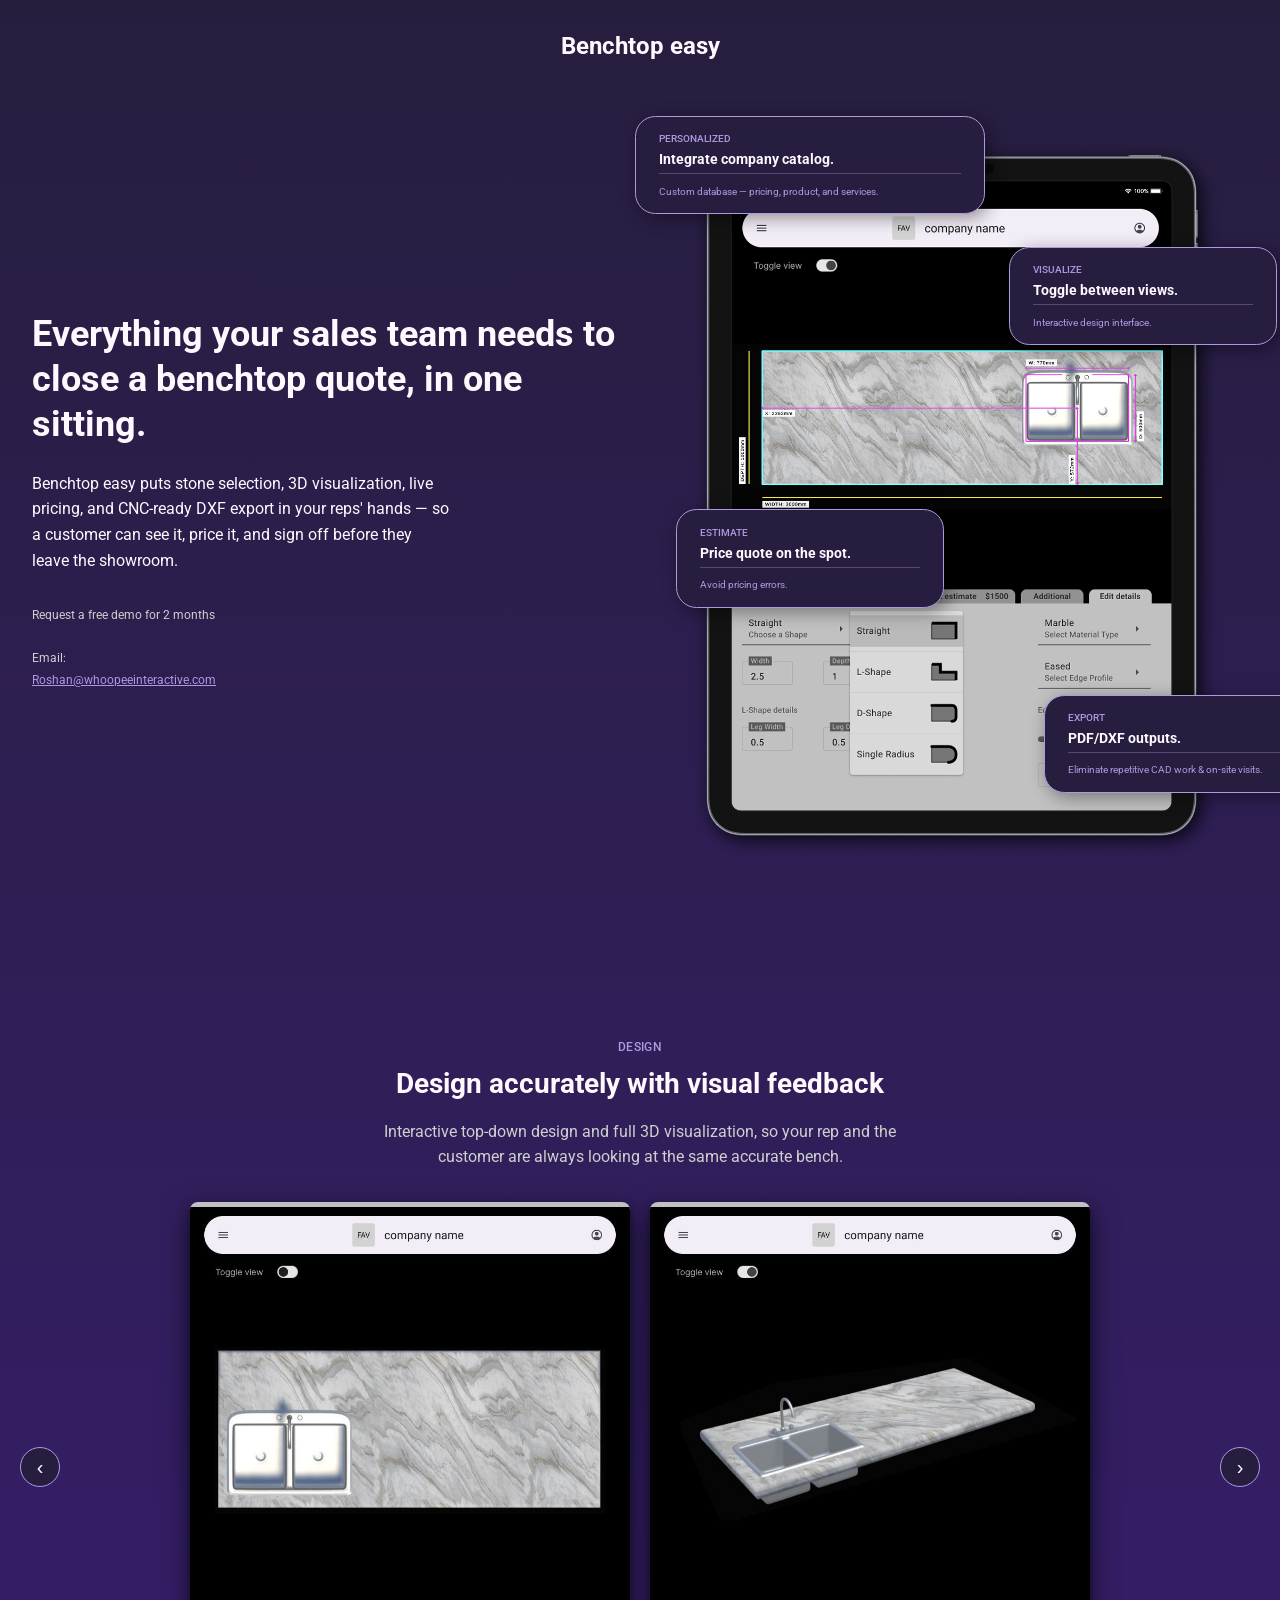
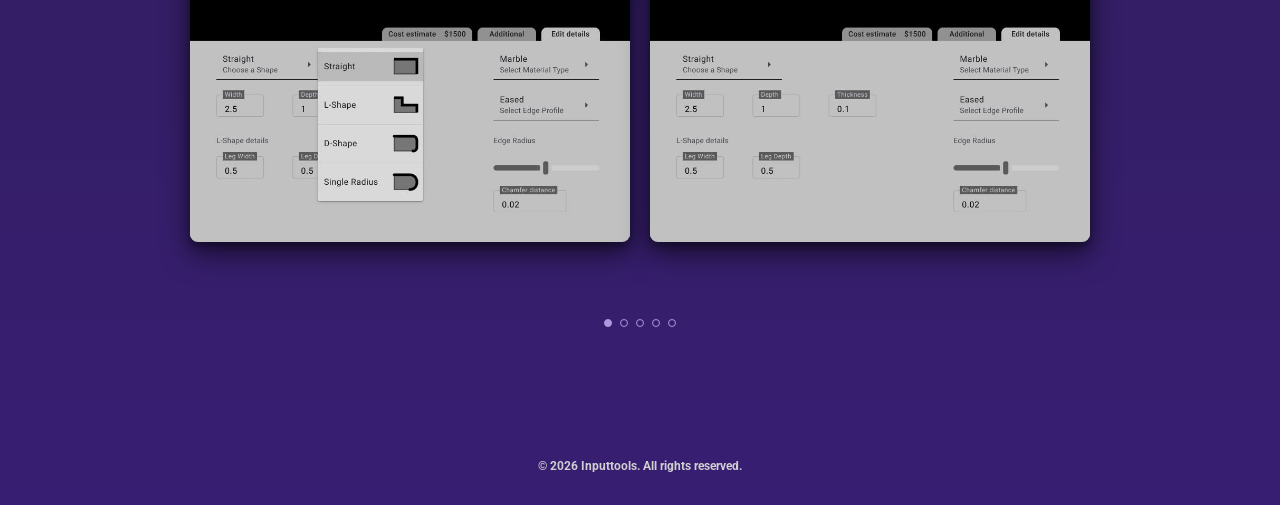
<file: index.html>
<!DOCTYPE html>
<html lang="en">

<head>
    <meta charset="UTF-8">
    <meta name="viewport" content="width=device-width, initial-scale=1.0">
    <title>Benchtop easy — Visualize, Quote, Manufacture Benchtops</title>
    <meta name="description"
        content="Benchtop easy lets customers visualize, price, and approve custom benchtops instantly.">
    <meta property="og:type" content="website">
    <meta property="og:title" content="Benchtop easy">
    <meta property="og:description" content="Visualize, Quote, Manufacture Benchtops">
    <meta property="og:image" content="images/og-image.png">
    <meta name="twitter:card" content="summary_large_image">
    <meta name="twitter:title" content="Benchtop easy">
    <meta name="twitter:description" content="Visualize, Quote, Manufacture Benchtops">
    <link rel="icon" href="images/favicon.png" type="image/png">
    <link rel="preconnect" href="https://fonts.googleapis.com">
    <link rel="preconnect" href="https://fonts.gstatic.com" crossorigin>
    <link href="https://fonts.googleapis.com/css2?family=Roboto:wght@400;500;700&display=swap" rel="stylesheet">
    <link rel="stylesheet" href="css/style.css">
    <link rel="stylesheet" href="css/features.css">
</head>

<body>
    <header class="site-header">
        <div class="wrap">
            <span class="logo">Benchtop easy</span>
        </div>
    </header>
    <main>
        <section class="hero">
            <div class="wrap hero-grid">
                <div class="hero-copy">
                    <h1>Everything your sales team needs to close a benchtop quote, in one sitting.</h1>
                    <p class="hero-lead">
                        Benchtop easy puts stone selection, 3D visualization, live pricing, and CNC-ready DXF export in
                        your reps' hands — so a customer can see it, price it, and sign off before they leave the
                        showroom.
                    </p>
                    <div class="hero-cta">
                        <p>Request a free demo for 2 months</p>
                        <br>
                        <p>Email:</p>
                        <p><a href="mailto:Roshan@whoopeeinteractive.com">Roshan@whoopeeinteractive.com</a></p>
                    </div>
                </div>
                <div class="hero-visual">
                    <div class="device-wrap">
                        <img src="images/ipad.png" alt="Benchtop easy design interface, top-down view"
                            class="device-screen">

                        <div class="feature-card card-1">
                            <p class="eyebrow">Personalized</p>
                            <p class="card-title">Integrate company catalog.</p>
                            <p class="card-sub">Custom database &mdash; pricing, product, and services.</p>
                        </div>
                        <div class="feature-card card-2">
                            <p class="eyebrow">Visualize</p>
                            <p class="card-title">Toggle between views.</p>
                            <p class="card-sub">Interactive design interface.</p>
                        </div>
                        <div class="feature-card card-3">
                            <p class="eyebrow">Estimate</p>
                            <p class="card-title">Price quote on the spot.</p>
                            <p class="card-sub">Avoid pricing errors.</p>
                        </div>
                        <div class="feature-card card-4">
                            <p class="eyebrow">Export</p>
                            <p class="card-title">PDF/DXF outputs.</p>
                            <p class="card-sub">Eliminate repetitive CAD work & on-site visits.</p>
                        </div>
                    </div>
                </div>
            </div>
        </section>

        <section class="features">
            <div class="wrap">
                <div class="feature-carousel">
                    <button class="carousel-arrow prev" type="button" aria-label="Previous feature">&#8249;</button>

                    <div class="carousel-viewport">
                        <div class="carousel-track">

                            <div class="feature-slide">
                                <p class="eyebrow">Design</p>
                                <h2>Design accurately with visual feedback</h2>
                                <p class="feature-desc">Interactive top-down design and full 3D visualization, so your
                                    rep and the customer are always looking at the same accurate bench.</p>
                                <div class="feature-media">
                                    <img src="images/features/design-topdown.png" alt="Top-down benchtop design view">
                                    <img src="images/features/design-3d.png" alt="3D benchtop visualization">
                                </div>
                            </div>

                            <div class="feature-slide">
                                <p class="eyebrow">Personalized Catalog</p>
                                <h2>Custom materials and features, tailored to your company</h2>
                                <p class="feature-desc">Stone types, edge profiles, and shapes — all pulled from your
                                    own catalog, not a generic list.</p>
                                <div class="feature-media">
                                    <img src="images/features/shape-selector.png" alt="Bench shape selector">
                                    <img src="images/features/edge-profile-selector.png" alt="Edge profile selector">
                                    <img src="images/features/materials-selector.png"
                                        alt="Material type selector — marble, stone, MDB">
                                </div>
                            </div>

                            <div class="feature-slide">
                                <p class="eyebrow">Estimate</p>
                                <h2>Costing on the spot</h2>
                                <p class="feature-desc">A live, itemized price quote generates as your rep builds the
                                    bench — material, edge profile, cutouts, delivery — so nothing gets missed and the
                                    customer can sign off before they leave.</p>
                                <div class="feature-media feature-media--large">
                                    <img src="images/features/costing-estimate.png"
                                        alt="Cost estimate breakdown with itemized pricing">
                                </div>
                            </div>

                            <div class="feature-slide">
                                <p class="eyebrow">Export PDF</p>
                                <h2>Instant quote exported in one click</h2>
                                <p class="feature-desc">A full cut sheet with dimensions, edge details, cutouts, and
                                    cost breakdown — ready to hand to the fabricator or the customer.</p>
                                <div class="feature-media">
                                    <img src="images/features/quote-01.png"
                                        alt="Benchtop cut sheet PDF with dimensions and cost breakdown">
                                    <img src="images/features/quote-02.png"
                                        alt="Benchtop cut sheet PDF with dimensions and cost breakdown">
                                </div>
                            </div>

                            <div class="feature-slide">
                                <p class="eyebrow">Export DXF</p>
                                <h2>Download DXF files ready for CNC machines</h2>
                                <p class="feature-desc">Send the finished design straight to the CNC — no CAD rework, no
                                    manual redrawing.</p>
                                <div class="feature-media">
                                    <img src="images/features/dxf-export.png" alt="Export to DXF menu option">
                                </div>
                            </div>





                        </div>
                    </div>

                    <button class="carousel-arrow next" type="button" aria-label="Next feature">&#8250;</button>

                    <div class="carousel-dots">
                        <button class="carousel-dot" type="button" aria-label="Go to slide 1"></button>
                        <button class="carousel-dot" type="button" aria-label="Go to slide 2"></button>
                        <button class="carousel-dot" type="button" aria-label="Go to slide 3"></button>
                        <button class="carousel-dot" type="button" aria-label="Go to slide 4"></button>
                        <button class="carousel-dot" type="button" aria-label="Go to slide 5"></button>
                    </div>
                </div>
            </div>
        </section>

    </main>
    <footer class="site-footer">
        <div class="wrap">
            <span>&copy; 2026 Inputtools. All rights reserved.</span>
        </div>
    </footer>

    <script src="js/features-carousel.js" defer></script>
</body>

</html>
</file>
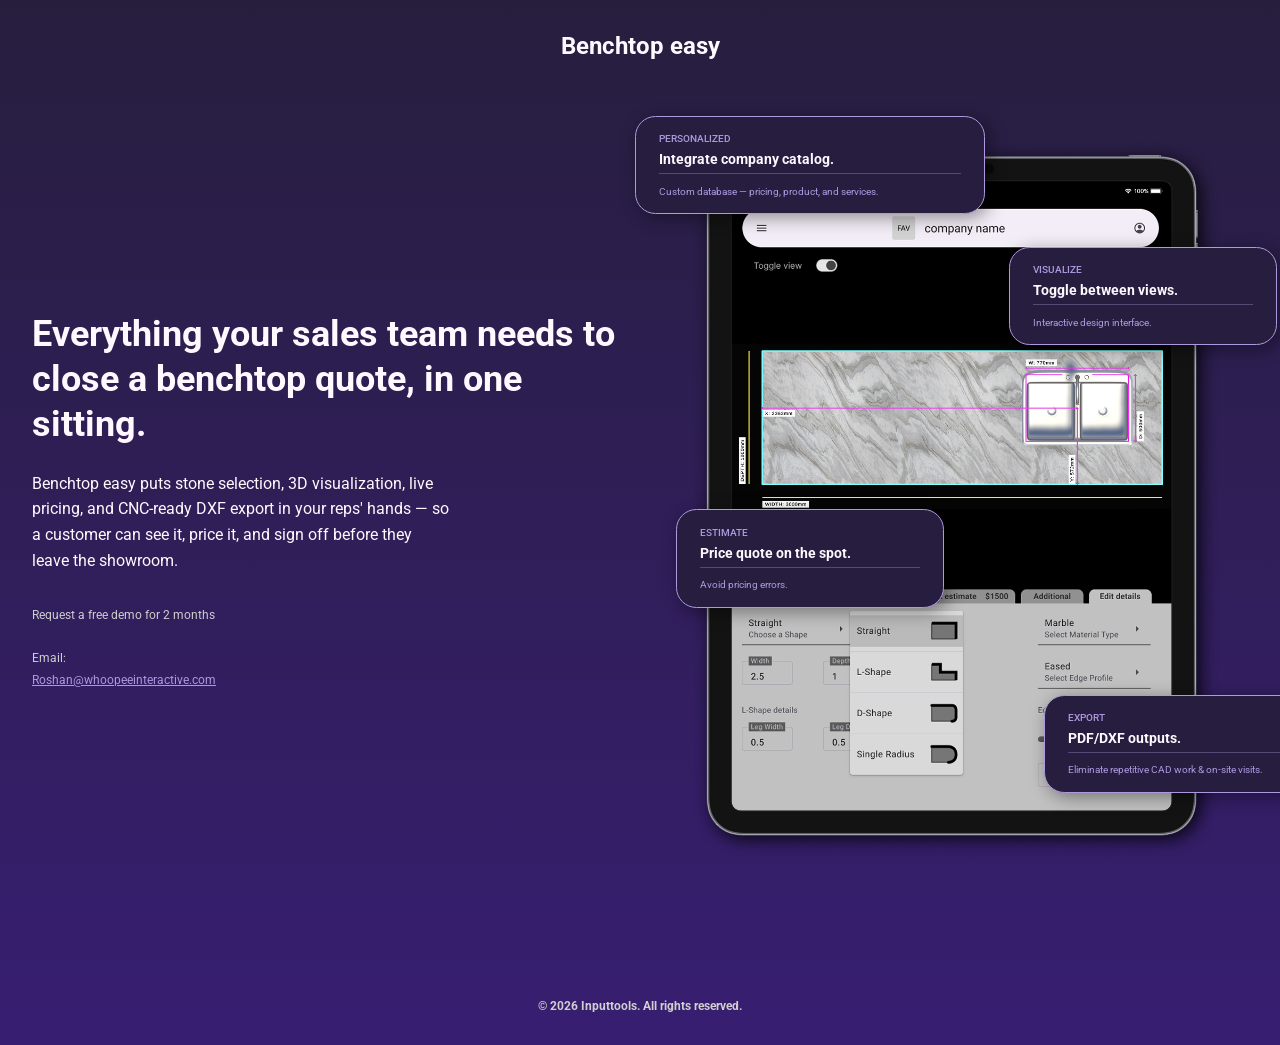
<file: site/index.html>
<!DOCTYPE html>
<html lang="en">
<head>
    <meta charset="UTF-8">
    <meta name="viewport" content="width=device-width, initial-scale=1.0">
    <title>Benchtop easy — Visualize, Quote, Manufacture Benchtops</title>
    <meta name="description" content="Benchtop easy lets customers visualize, price, and approve custom benchtops instantly.">
    <meta property="og:type" content="website">
    <meta property="og:title" content="Benchtop easy">
    <meta property="og:description" content="Visualize, Quote, Manufacture Benchtops">
    <meta property="og:image" content="images/og-image.png">
    <meta name="twitter:card" content="summary_large_image">
    <meta name="twitter:title" content="Benchtop easy">
    <meta name="twitter:description" content="Visualize, Quote, Manufacture Benchtops">
    <link rel="icon" href="images/favicon.png" type="image/png">
    <link rel="preconnect" href="https://fonts.googleapis.com">
    <link rel="preconnect" href="https://fonts.gstatic.com" crossorigin>
    <link href="https://fonts.googleapis.com/css2?family=Roboto:wght@400;500;700&display=swap" rel="stylesheet">
    <link rel="stylesheet" href="css/style.css">
</head>
<body>
    <header class="site-header">
        <div class="wrap">
            <span class="logo">Benchtop easy</span>
        </div>
    </header>
    <main>
        <section class="hero">
            <div class="wrap hero-grid">
                <div class="hero-copy">
                    <h1>Everything your sales team needs to close a benchtop quote, in one sitting.</h1>
                    <p class="hero-lead">
                        Benchtop easy puts stone selection, 3D visualization, live pricing, and CNC-ready DXF export in your reps' hands — so a customer can see it, price it, and sign off before they leave the showroom.
                    </p>
                    <div class="hero-cta">
                        <p>Request a free demo for 2 months</p>
                        <br>
                        <p>Email:</p>
                        <p><a href="mailto:Roshan@whoopeeinteractive.com">Roshan@whoopeeinteractive.com</a></p>
                    </div>
                </div>
                <div class="hero-visual">
                    <div class="device-wrap">
                        <img src="images/ipad.png" alt="Benchtop easy design interface, top-down view" class="device-screen">

                        <div class="feature-card card-1">
                            <p class="eyebrow">Personalized</p>
                            <p class="card-title">Integrate company catalog.</p>
                            <p class="card-sub">Custom database &mdash; pricing, product, and services.</p>
                        </div>
                        <div class="feature-card card-2">
                            <p class="eyebrow">Visualize</p>
                            <p class="card-title">Toggle between views.</p>
                            <p class="card-sub">Interactive design interface.</p>
                        </div>
                        <div class="feature-card card-3">
                            <p class="eyebrow">Estimate</p>
                            <p class="card-title">Price quote on the spot.</p>
                            <p class="card-sub">Avoid pricing errors.</p>
                        </div>
                        <div class="feature-card card-4">
                            <p class="eyebrow">Export</p>
                            <p class="card-title">PDF/DXF outputs.</p>
                            <p class="card-sub">Eliminate repetitive CAD work & on-site visits.</p>
                        </div>
                    </div>
                </div>
            </div>
        </section>
    </main>
    <footer class="site-footer">
        <div class="wrap">
            <span>&copy; 2026 Inputtools. All rights reserved.</span>
        </div>
    </footer>
</body>
</html>
</file>
<file: css/style.css>
/* ---------- Reset ---------- */
*, *::before, *::after {
    box-sizing: border-box;
    margin: 0;
    padding: 0;
}

img {
    display: block;
    max-width: 100%;
}

a {
    color: inherit;
    text-decoration: none;
}

:root {
    --bg-top: #271e3e;
    --bg-bottom: #381e72;
    --card-bg: #271e3f;
    --accent: #ae98e0;
    --text: #fff9ff;
    --text-muted: #cfcfcf;
}

body {
    font-family: 'Roboto', system-ui, -apple-system, sans-serif;
    color: var(--text);
    background: linear-gradient(180deg, var(--bg-top) 0%, var(--bg-bottom) 100%);
    -webkit-font-smoothing: antialiased;
    min-height: 100vh;
}

.wrap {
    max-width: 1280px;
    margin: 0 auto;
    padding: 0 32px;
}
/* ---------- Header / Footer ---------- */
.site-header {
    padding: 32px 0;
    text-align: center;
}

    .site-header .logo {
        font-size: 24px;
        font-weight: 700;
    }

.site-footer {
    padding: 32px 0;
    text-align: center;
    font-size: 12px;
    font-weight: 700;
    color: var(--text-muted);
}
/* ---------- Hero ---------- */
.hero {
    padding: 24px 0 80px;
}

.hero-grid {
    display: grid;
    grid-template-columns: 1fr 1fr;
    gap: 48px;
    align-items: center;
}

.hero-copy h1 {
    font-size: 36px;
    line-height: 1.25;
    font-weight: 700;
    margin-bottom: 24px;
}

.hero-lead {
    font-size: 16px;
    line-height: 1.6;
    color: var(--text);
    margin-bottom: 32px;
    max-width: 420px;
}

.hero-cta {
    font-size: 12px;
    color: var(--text-muted);
    line-height: 1.8;
}

    .hero-cta a {
        color: var(--accent);
        text-decoration: underline;
    }

/* ---------- Hero visual / device wrap ----------
   .device-wrap is a "container query" root: the image and every
   card inside it are sized in cqw (% of THIS box's width), and
   positioned in plain % of this box's width/height. That means
   cards stay pinned to the same spot on the image and scale down
   together with it � on desktop, tablet, or a small phone � instead
   of the cards breaking out into a stacked list on narrow screens. */
.hero-visual {
    display: flex;
    justify-content: center;
}

.device-wrap {
    position: relative;
    width: 100%;
    max-width: 640px;
    container-type: inline-size;
}

.device-screen {
    width: 100%;
    border-radius: 5px;
    /*box-shadow: 4px 4px 18px rgba(0, 0, 0, 0.6);*/
}

/* ---------- Floating feature cards (pinned to the image) ---------- */
.feature-card {
    position: absolute;
    width: 46%;
    background: var(--card-bg);
    border: 1px solid var(--accent);
    border-radius: 3.5cqw;
    padding: 2.8cqw 4cqw;
    box-shadow: 4px 4px 18px rgba(0, 0, 0, 0.4);
}

.eyebrow {
    text-transform: uppercase;
    font-size: clamp(7px, 2.4cqw, 10px);
    font-weight: 500;
    color: var(--accent);
    margin-bottom: 1.2cqw;
}

.card-title {
    font-size: clamp(9px, 3.3cqw, 14px);
    font-weight: 700;
    margin-bottom: 1cqw;
}

.card-sub {
    font-size: clamp(7px, 2.3cqw, 10px);
    color: var(--accent);
    padding-top: 2cqw;
    border-top: 1px solid rgba(174, 152, 224, 0.35);
}

.card-1 {
    top: 0%;
    left: -5%;
    width: 60%;
}

.card-2 {
    top: 17%;
    right: -5%;
}

.card-3 {
    top: 51%;
    left: 2%;
}

.card-4 {
    top: 75%;
    right: -10%;
    width: 45%;
}

/* ---------- Responsive ---------- */
@media (max-width: 900px) {
    .hero-grid {
        grid-template-columns: 1fr;
    }

    .hero-copy h1 {
        font-size: 30px;
    }

    .hero-lead {
        max-width: 100%;
    }

    .device-wrap {
        max-width: 340px;
    }
}

@media (max-width: 480px) {
    .wrap {
        padding: 0 20px;
    }

    .hero-copy h1 {
        font-size: 26px;
    }
}
</file>
<file: css/features.css>
/* ---------- Features section ----------
   Relies on the CSS variables defined in :root in style.css
   (--bg-top, --card-bg, --accent, --text, --text-muted).
   Load this file AFTER style.css.

   Structure: ONE carousel. Each .feature-slide is a full feature
   (heading + description + a static, non-scrolling row of images).
   Prev/next and autoplay move between FEATURES, not between images
   within a feature. */

.features {
    padding: 40px 0 100px;
}

.feature-carousel {
    position: relative;
    max-width: 1200px;
    margin: 0 auto;
}

.carousel-viewport {
    overflow: hidden;
    border-radius: 8px;
    touch-action: pan-y;   /* let vertical page scroll through; horizontal drag is handled by JS */
    cursor: grab;
}

.carousel-viewport:active {
    cursor: grabbing;
}

.carousel-track {
    display: flex;
    transition: transform 0.6s ease;
}

/* ---------- One slide = one feature ---------- */
.feature-slide {
    flex: 0 0 100%;
    width: 100%;
    display: flex;
    flex-direction: column;
    align-items: center;
    justify-content: center;
    text-align: center;
    padding: 20px 60px 40px;
}

.feature-slide .eyebrow {
    text-transform: uppercase;
    font-size: 12px;
    font-weight: 500;
    color: var(--accent);
    margin-bottom: 12px;
    letter-spacing: 0.04em;
}

.feature-slide h2 {
    font-size: 28px;
    line-height: 1.3;
    font-weight: 700;
    margin-bottom: 16px;
}

.feature-slide p.feature-desc {
    font-size: 16px;
    line-height: 1.6;
    color: var(--text-muted);
    max-width: 560px;
    margin: 0 auto 32px;
}

/* Static row of images — no scrolling, all images share the row evenly */
.feature-media {
    display: flex;
    flex-wrap: nowrap;
    justify-content: center;
    align-items: center;
    gap: 20px;
    width: 100%;
    height: 640px;
}

.feature-media img {
    flex: 1 1 0;
    min-width: 0;
    max-width: 440px;
    height: 100%;
    width: auto;
    object-fit: contain;
    background: #c1c1c1;
    border-radius: 8px;

    box-shadow: 0 12px 28px rgba(0, 0, 0, 0.55), 0 4px 10px rgba(0, 0, 0, 0.35);
    -webkit-user-drag: none;   /* stop the browser's native image drag ghost */
    user-select: none;
}

.feature-media--large {
    height: 640px;
}

.feature-media--large img {
    max-width: 700px;
}

/* ---------- Arrows (fixed to the carousel, not each slide) ---------- */
.carousel-arrow {
    position: absolute;
    top: 50%;
    transform: translateY(-50%);
    width: 40px;
    height: 40px;
    border-radius: 50%;
    border: 1px solid var(--accent);
    background: var(--card-bg);
    color: var(--text);
    font-size: 20px;
    line-height: 1;
    cursor: pointer;
    display: flex;
    align-items: center;
    justify-content: center;
    z-index: 2;
}

.carousel-arrow:hover {
    background: var(--accent);
    color: var(--bg-bottom);
}

.carousel-arrow.prev {
    left: -20px;
}

.carousel-arrow.next {
    right: -20px;
}

/* ---------- Dots ---------- */
.carousel-dots {
    display: flex;
    justify-content: center;
    gap: 8px;
    margin-top: 24px;
}

.carousel-dot {
    width: 8px;
    height: 8px;
    border-radius: 50%;
    border: 1px solid var(--accent);
    background: transparent;
    padding: 0;
    cursor: pointer;
}

.carousel-dot.active {
    background: var(--accent);
}

@media (max-width: 900px) {
    .feature-slide {
        padding: 20px 44px 40px;
    }

    .feature-media {
        height: 220px;
        flex-wrap: wrap;
    }

    .carousel-arrow.prev {
        left: 4px;
    }

    .carousel-arrow.next {
        right: 4px;
    }
}
</file>
<file: site/css/style.css>
/* ---------- Reset ---------- */
*, *::before, *::after {
    box-sizing: border-box;
    margin: 0;
    padding: 0;
}

img {
    display: block;
    max-width: 100%;
}

a {
    color: inherit;
    text-decoration: none;
}

:root {
    --bg-top: #271e3e;
    --bg-bottom: #381e72;
    --card-bg: #271e3f;
    --accent: #ae98e0;
    --text: #fff9ff;
    --text-muted: #cfcfcf;
}

body {
    font-family: 'Roboto', system-ui, -apple-system, sans-serif;
    color: var(--text);
    background: linear-gradient(180deg, var(--bg-top) 0%, var(--bg-bottom) 100%);
    -webkit-font-smoothing: antialiased;
    min-height: 100vh;
}

.wrap {
    max-width: 1280px;
    margin: 0 auto;
    padding: 0 32px;
}
/* ---------- Header / Footer ---------- */
.site-header {
    padding: 32px 0;
    text-align: center;
}

    .site-header .logo {
        font-size: 24px;
        font-weight: 700;
    }

.site-footer {
    padding: 32px 0;
    text-align: center;
    font-size: 12px;
    font-weight: 700;
    color: var(--text-muted);
}
/* ---------- Hero ---------- */
.hero {
    padding: 24px 0 80px;
}

.hero-grid {
    display: grid;
    grid-template-columns: 1fr 1fr;
    gap: 48px;
    align-items: center;
}

.hero-copy h1 {
    font-size: 36px;
    line-height: 1.25;
    font-weight: 700;
    margin-bottom: 24px;
}

.hero-lead {
    font-size: 16px;
    line-height: 1.6;
    color: var(--text);
    margin-bottom: 32px;
    max-width: 420px;
}

.hero-cta {
    font-size: 12px;
    color: var(--text-muted);
    line-height: 1.8;
}

    .hero-cta a {
        color: var(--accent);
        text-decoration: underline;
    }

/* ---------- Hero visual / device wrap ----------
   .device-wrap is a "container query" root: the image and every
   card inside it are sized in cqw (% of THIS box's width), and
   positioned in plain % of this box's width/height. That means
   cards stay pinned to the same spot on the image and scale down
   together with it � on desktop, tablet, or a small phone � instead
   of the cards breaking out into a stacked list on narrow screens. */
.hero-visual {
    display: flex;
    justify-content: center;
}

.device-wrap {
    position: relative;
    width: 100%;
    max-width: 640px;
    container-type: inline-size;
}

.device-screen {
    width: 100%;
    border-radius: 5px;
    /*box-shadow: 4px 4px 18px rgba(0, 0, 0, 0.6);*/
}

/* ---------- Floating feature cards (pinned to the image) ---------- */
.feature-card {
    position: absolute;
    width: 46%;
    background: var(--card-bg);
    border: 1px solid var(--accent);
    border-radius: 3.5cqw;
    padding: 2.8cqw 4cqw;
    box-shadow: 4px 4px 18px rgba(0, 0, 0, 0.4);
}

.eyebrow {
    text-transform: uppercase;
    font-size: clamp(7px, 2.4cqw, 10px);
    font-weight: 500;
    color: var(--accent);
    margin-bottom: 1.2cqw;
}

.card-title {
    font-size: clamp(9px, 3.3cqw, 14px);
    font-weight: 700;
    margin-bottom: 1cqw;
}

.card-sub {
    font-size: clamp(7px, 2.3cqw, 10px);
    color: var(--accent);
    padding-top: 2cqw;
    border-top: 1px solid rgba(174, 152, 224, 0.35);
}

.card-1 {
    top: 0%;
    left: -5%;
    width: 60%;
}

.card-2 {
    top: 17%;
    right: -5%;
}

.card-3 {
    top: 51%;
    left: 2%;
}

.card-4 {
    top: 75%;
    right: -10%;
    width: 45%;
}

/* ---------- Responsive ---------- */
@media (max-width: 900px) {
    .hero-grid {
        grid-template-columns: 1fr;
    }

    .hero-copy h1 {
        font-size: 30px;
    }

    .hero-lead {
        max-width: 100%;
    }

    .device-wrap {
        max-width: 340px;
    }
}

@media (max-width: 480px) {
    .wrap {
        padding: 0 20px;
    }

    .hero-copy h1 {
        font-size: 26px;
    }
}
</file>
